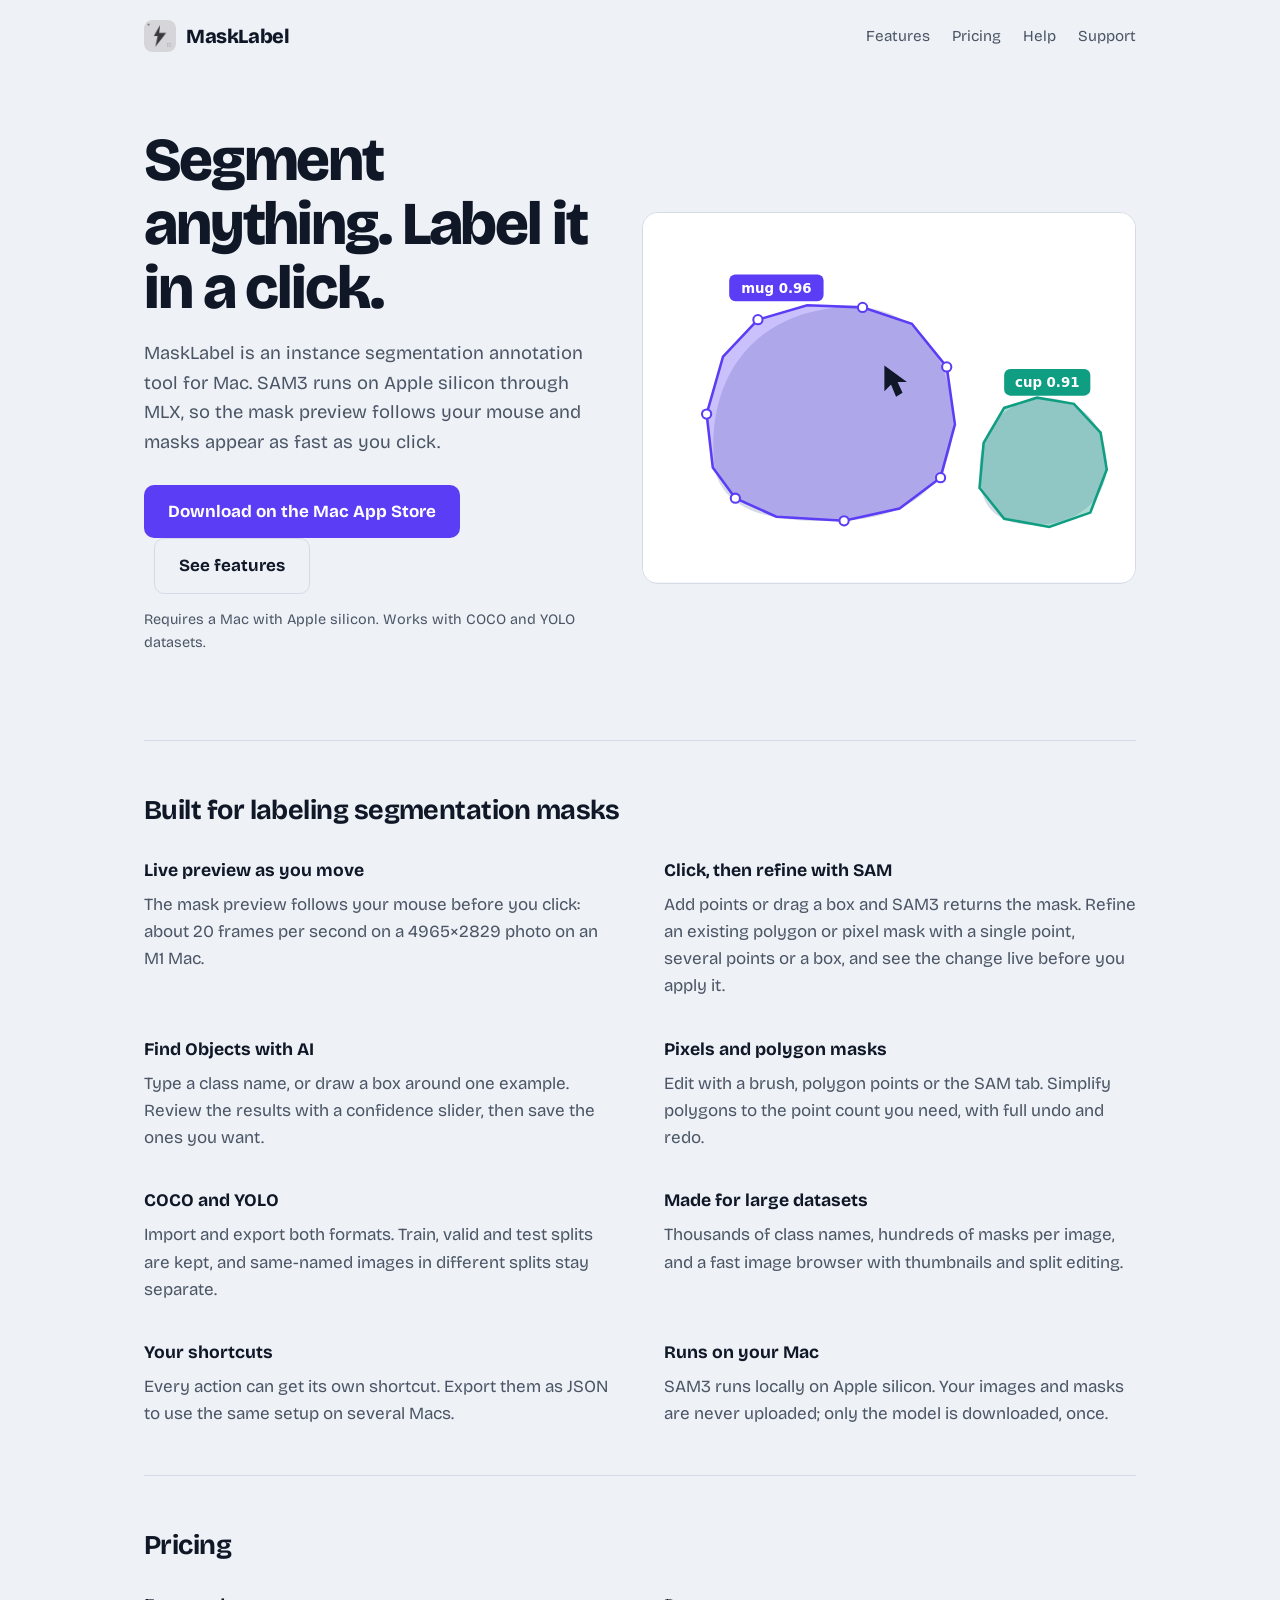
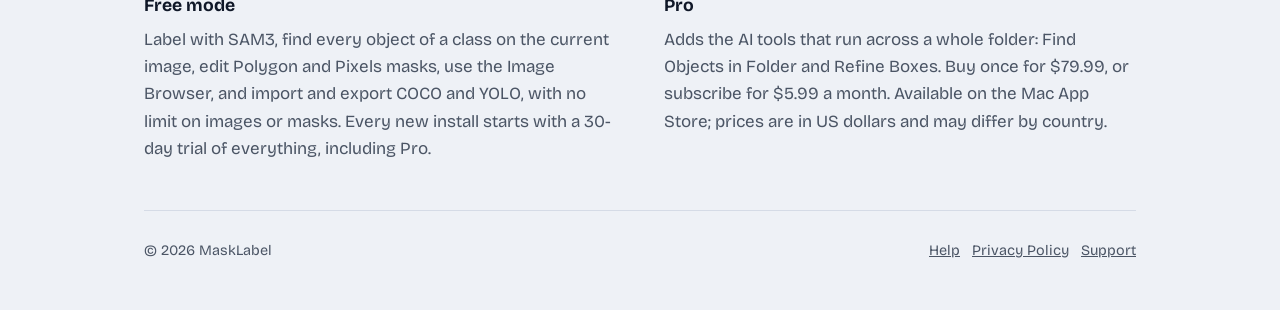
<file: index.html>
<!doctype html>
<html lang="en"><head><meta charset="utf-8"><meta name="viewport" content="width=device-width,initial-scale=1"><link rel="preconnect" href="https://fonts.googleapis.com"><link rel="preconnect" href="https://fonts.gstatic.com" crossorigin><link href="https://fonts.googleapis.com/css2?family=Bricolage+Grotesque:wght@400;600;800&display=swap" rel="stylesheet"><link rel="icon" href="/favicon.ico" sizes="48x48"><link rel="icon" type="image/png" sizes="32x32" href="/favicon-32x32.png"><link rel="icon" type="image/png" sizes="16x16" href="/favicon-16x16.png"><link rel="apple-touch-icon" href="/apple-touch-icon.png"><meta property="og:title" content="MaskLabel"><meta property="og:description" content="Fast SAM3 instance segmentation annotation for Mac, with live preview and mask refinement. COCO and YOLO import and export."><meta property="og:image" content="https://masklabel.com/og-image.png"><meta property="og:type" content="website"><meta name="twitter:card" content="summary_large_image"><link rel="stylesheet" href="style.css">
<title>MaskLabel – Fast SAM3 instance segmentation annotation for Mac</title>
<meta name="description" content="MaskLabel is a Mac annotation tool for instance segmentation. SAM3 runs on Apple silicon with MLX, with a live mask preview as you move the mouse. Import and export COCO and YOLO.">
</head><body><div class="wrap">
<header class="top"><a class="brand" href="/"><img src="logo.png" width="32" height="32" alt="">MaskLabel</a><nav><a href="/#features">Features</a><a href="/#pricing">Pricing</a><a href="help.html">Help</a><a href="support.html">Support</a></nav></header>
<div class="hero">
<div>
<h1>Segment anything. Label it in a click.</h1>
<p class="lead">MaskLabel is an instance segmentation annotation tool for Mac. SAM3 runs on Apple silicon through MLX, so the mask preview follows your mouse and masks appear as fast as you click.</p>
<a class="btn" href="https://apps.apple.com/app/id6838575259">Download on the Mac App Store</a><a class="btn alt" href="#features">See features</a>
<p class="note">Requires a Mac with Apple silicon. Works with COCO and YOLO datasets.</p>
</div>
<svg class="demo" viewBox="0 0 480 360" role="img" aria-label="Two objects with segmentation masks and class labels">
<rect width="480" height="360" fill="var(--panel)"/>
<path d="M70 250C60 170 100 100 190 92c70-6 110 40 112 110 2 60-40 96-110 98-60 2-112-6-122-50z" fill="var(--line)"/>
<path d="M330 270c-8-40 8-80 50-88 40-8 70 20 72 60 2 38-30 62-70 62-30 0-48-12-52-34z" fill="var(--line)"/>
<polygon points="68,248 62,196 78,140 112,104 160,90 214,92 262,108 296,150 304,206 290,258 250,288 196,300 130,296 90,278" fill="var(--violet)" fill-opacity=".32" stroke="var(--violet)" stroke-width="2.5"/>
<g fill="var(--panel)" stroke="var(--violet)" stroke-width="2"><circle cx="62" cy="196" r="4.5"/><circle cx="112" cy="104" r="4.5"/><circle cx="214" cy="92" r="4.5"/><circle cx="296" cy="150" r="4.5"/><circle cx="290" cy="258" r="4.5"/><circle cx="196" cy="300" r="4.5"/><circle cx="90" cy="278" r="4.5"/></g>
<polygon points="328,268 332,224 352,190 384,180 420,186 446,214 452,250 436,292 396,306 352,298" fill="var(--mint)" fill-opacity=".35" stroke="var(--mint)" stroke-width="2.5"/>
<rect x="84" y="60" width="92" height="26" rx="6" fill="var(--violet)"/><text x="130" y="78" text-anchor="middle" font-size="13" font-weight="700" fill="#fff" font-family="system-ui,sans-serif">mug 0.96</text>
<rect x="352" y="152" width="84" height="26" rx="6" fill="var(--mint)"/><text x="394" y="170" text-anchor="middle" font-size="13" font-weight="700" fill="#fff" font-family="system-ui,sans-serif">cup 0.91</text>
<g stroke="var(--ink)" stroke-width="1.5" fill="none"><path d="M236 150l0 22 6-6 5 12 5-3-5-11 8 0z" fill="var(--ink)"/></g>
</svg>
</div>

<section id="features"><h2>Built for labeling segmentation masks</h2>
<div class="grid">
<div><h3>Live preview as you move</h3><p>The mask preview follows your mouse before you click: about 20 frames per second on a 4965×2829 photo on an M1 Mac.</p></div>
<div><h3>Click, then refine with SAM</h3><p>Add points or drag a box and SAM3 returns the mask. Refine an existing polygon or pixel mask with a single point, several points or a box, and see the change live before you apply it.</p></div>
<div><h3>Find Objects with AI</h3><p>Type a class name, or draw a box around one example. Review the results with a confidence slider, then save the ones you want.</p></div>
<div><h3>Pixels and polygon masks</h3><p>Edit with a brush, polygon points or the SAM tab. Simplify polygons to the point count you need, with full undo and redo.</p></div>
<div><h3>COCO and YOLO</h3><p>Import and export both formats. Train, valid and test splits are kept, and same-named images in different splits stay separate.</p></div>
<div><h3>Made for large datasets</h3><p>Thousands of class names, hundreds of masks per image, and a fast image browser with thumbnails and split editing.</p></div>
<div><h3>Your shortcuts</h3><p>Every action can get its own shortcut. Export them as JSON to use the same setup on several Macs.</p></div>
<div><h3>Runs on your Mac</h3><p>SAM3 runs locally on Apple silicon. Your images and masks are never uploaded; only the model is downloaded, once.</p></div>
</div></section>

<section id="pricing"><h2>Pricing</h2>
<div class="grid">
<div><h3>Free mode</h3><p>Label with SAM3, find every object of a class on the current image, edit Polygon and Pixels masks, use the Image Browser, and import and export COCO and YOLO, with no limit on images or masks. Every new install starts with a 30-day trial of everything, including Pro.</p></div>
<div><h3>Pro</h3><p>Adds the AI tools that run across a whole folder: Find Objects in Folder and Refine Boxes. Buy once for $79.99, or subscribe for $5.99 a month. Available on the Mac App Store; prices are in US dollars and may differ by country.</p></div>
</div></section>
<footer><span>© 2026 MaskLabel</span><span><a href="help.html">Help</a> &nbsp; <a href="privacy.html">Privacy Policy</a> &nbsp; <a href="support.html">Support</a></span></footer>
</div></body></html>
</file>
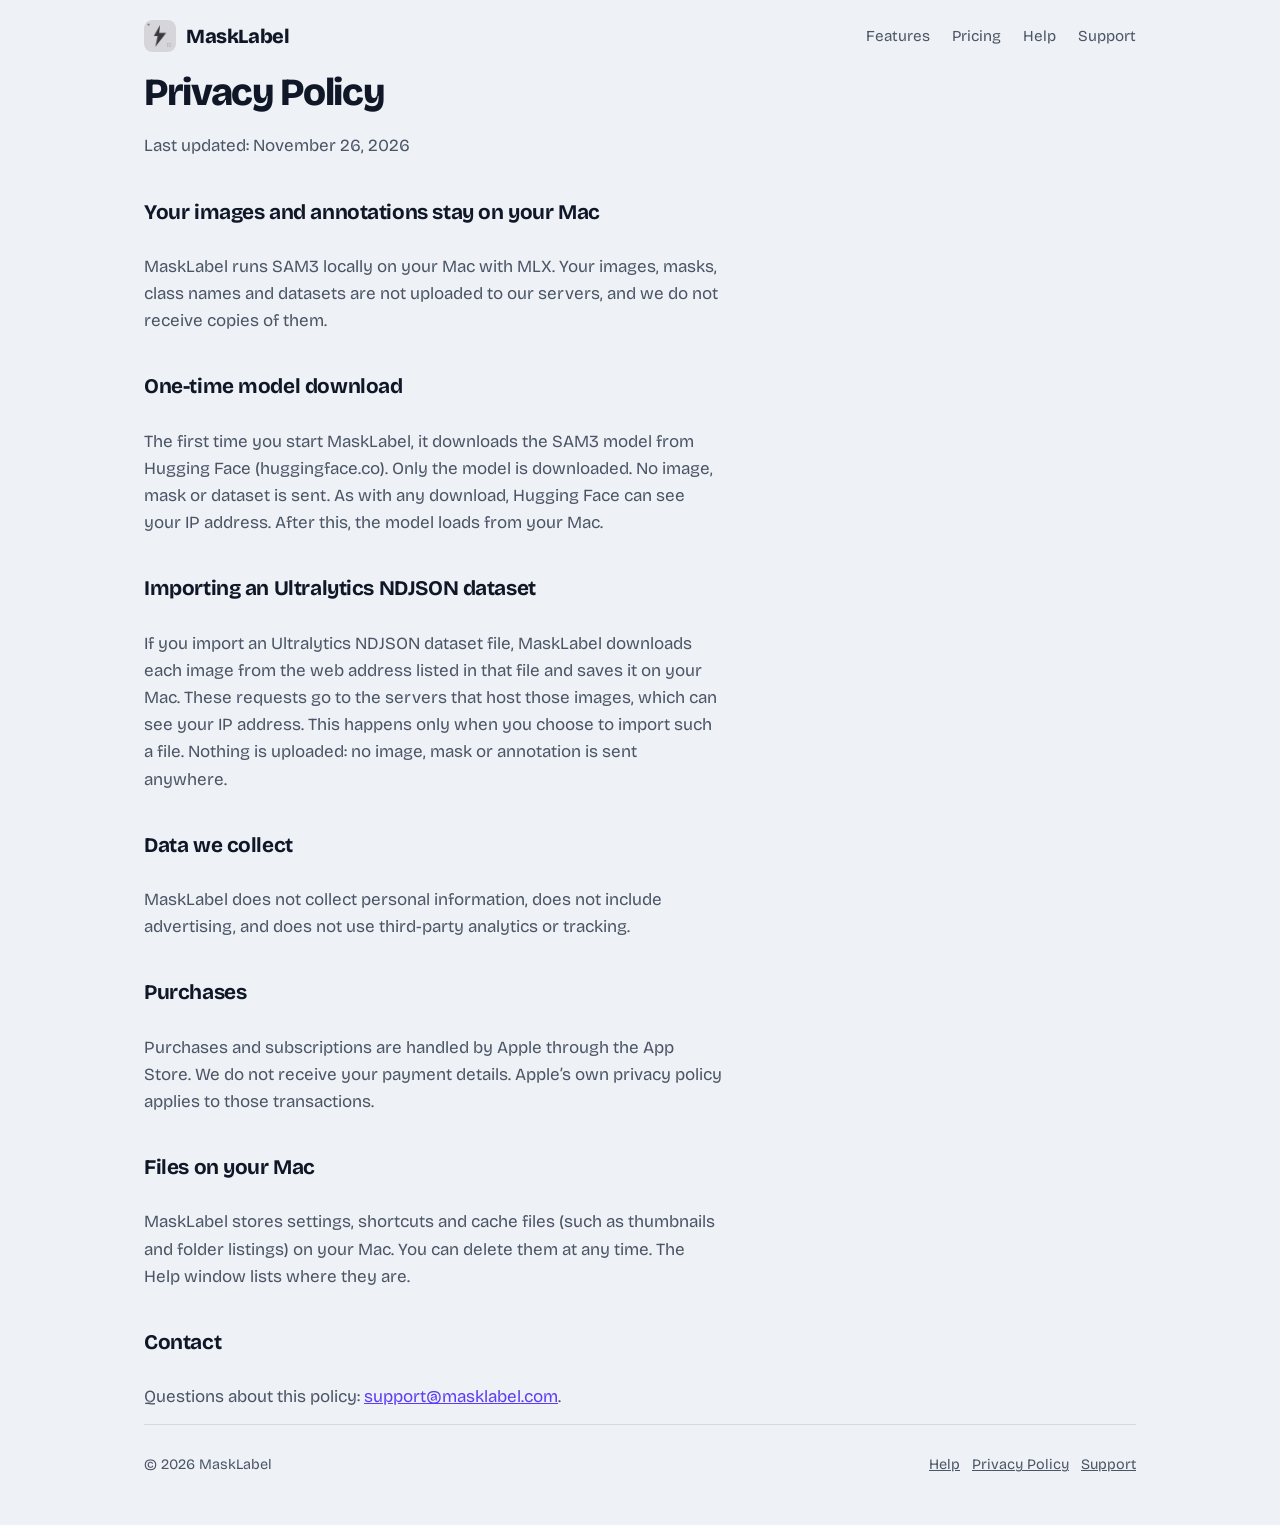
<file: privacy.html>
<!doctype html>
<html lang="en"><head><meta charset="utf-8"><meta name="viewport" content="width=device-width,initial-scale=1"><link rel="preconnect" href="https://fonts.googleapis.com"><link rel="preconnect" href="https://fonts.gstatic.com" crossorigin><link href="https://fonts.googleapis.com/css2?family=Bricolage+Grotesque:wght@400;600;800&display=swap" rel="stylesheet"><link rel="icon" href="/favicon.ico" sizes="48x48"><link rel="icon" type="image/png" sizes="32x32" href="/favicon-32x32.png"><link rel="icon" type="image/png" sizes="16x16" href="/favicon-16x16.png"><link rel="apple-touch-icon" href="/apple-touch-icon.png"><link rel="stylesheet" href="style.css">
<title>Privacy Policy – MaskLabel</title></head><body><div class="wrap">
<header class="top"><a class="brand" href="/"><img src="logo.png" width="32" height="32" alt="">MaskLabel</a><nav><a href="/#features">Features</a><a href="/#pricing">Pricing</a><a href="help.html">Help</a><a href="support.html">Support</a></nav></header>
<main class="prose">
<h1>Privacy Policy</h1>
<p>Last updated: November 26, 2026</p>
<h2>Your images and annotations stay on your Mac</h2>
<p>MaskLabel runs SAM3 locally on your Mac with MLX. Your images, masks, class names and datasets are not uploaded to our servers, and we do not receive copies of them.</p>
<h2>One-time model download</h2>
<p>The first time you start MaskLabel, it downloads the SAM3 model from Hugging Face (huggingface.co). Only the model is downloaded. No image, mask or dataset is sent. As with any download, Hugging Face can see your IP address. After this, the model loads from your Mac.</p>
<h2>Importing an Ultralytics NDJSON dataset</h2>
<p>If you import an Ultralytics NDJSON dataset file, MaskLabel downloads each image from the web address listed in that file and saves it on your Mac. These requests go to the servers that host those images, which can see your IP address. This happens only when you choose to import such a file. Nothing is uploaded: no image, mask or annotation is sent anywhere.</p>
<h2>Data we collect</h2>
<p>MaskLabel does not collect personal information, does not include advertising, and does not use third-party analytics or tracking.</p>
<h2>Purchases</h2>
<p>Purchases and subscriptions are handled by Apple through the App Store. We do not receive your payment details. Apple’s own privacy policy applies to those transactions.</p>
<h2>Files on your Mac</h2>
<p>MaskLabel stores settings, shortcuts and cache files (such as thumbnails and folder listings) on your Mac. You can delete them at any time. The Help window lists where they are.</p>
<h2>Contact</h2>
<p>Questions about this policy: <a href="mailto:support@masklabel.com">support@masklabel.com</a>.</p>
</main>
<footer><span>© 2026 MaskLabel</span><span><a href="help.html">Help</a> &nbsp; <a href="privacy.html">Privacy Policy</a> &nbsp; <a href="support.html">Support</a></span></footer>
</div></body></html>
</file>
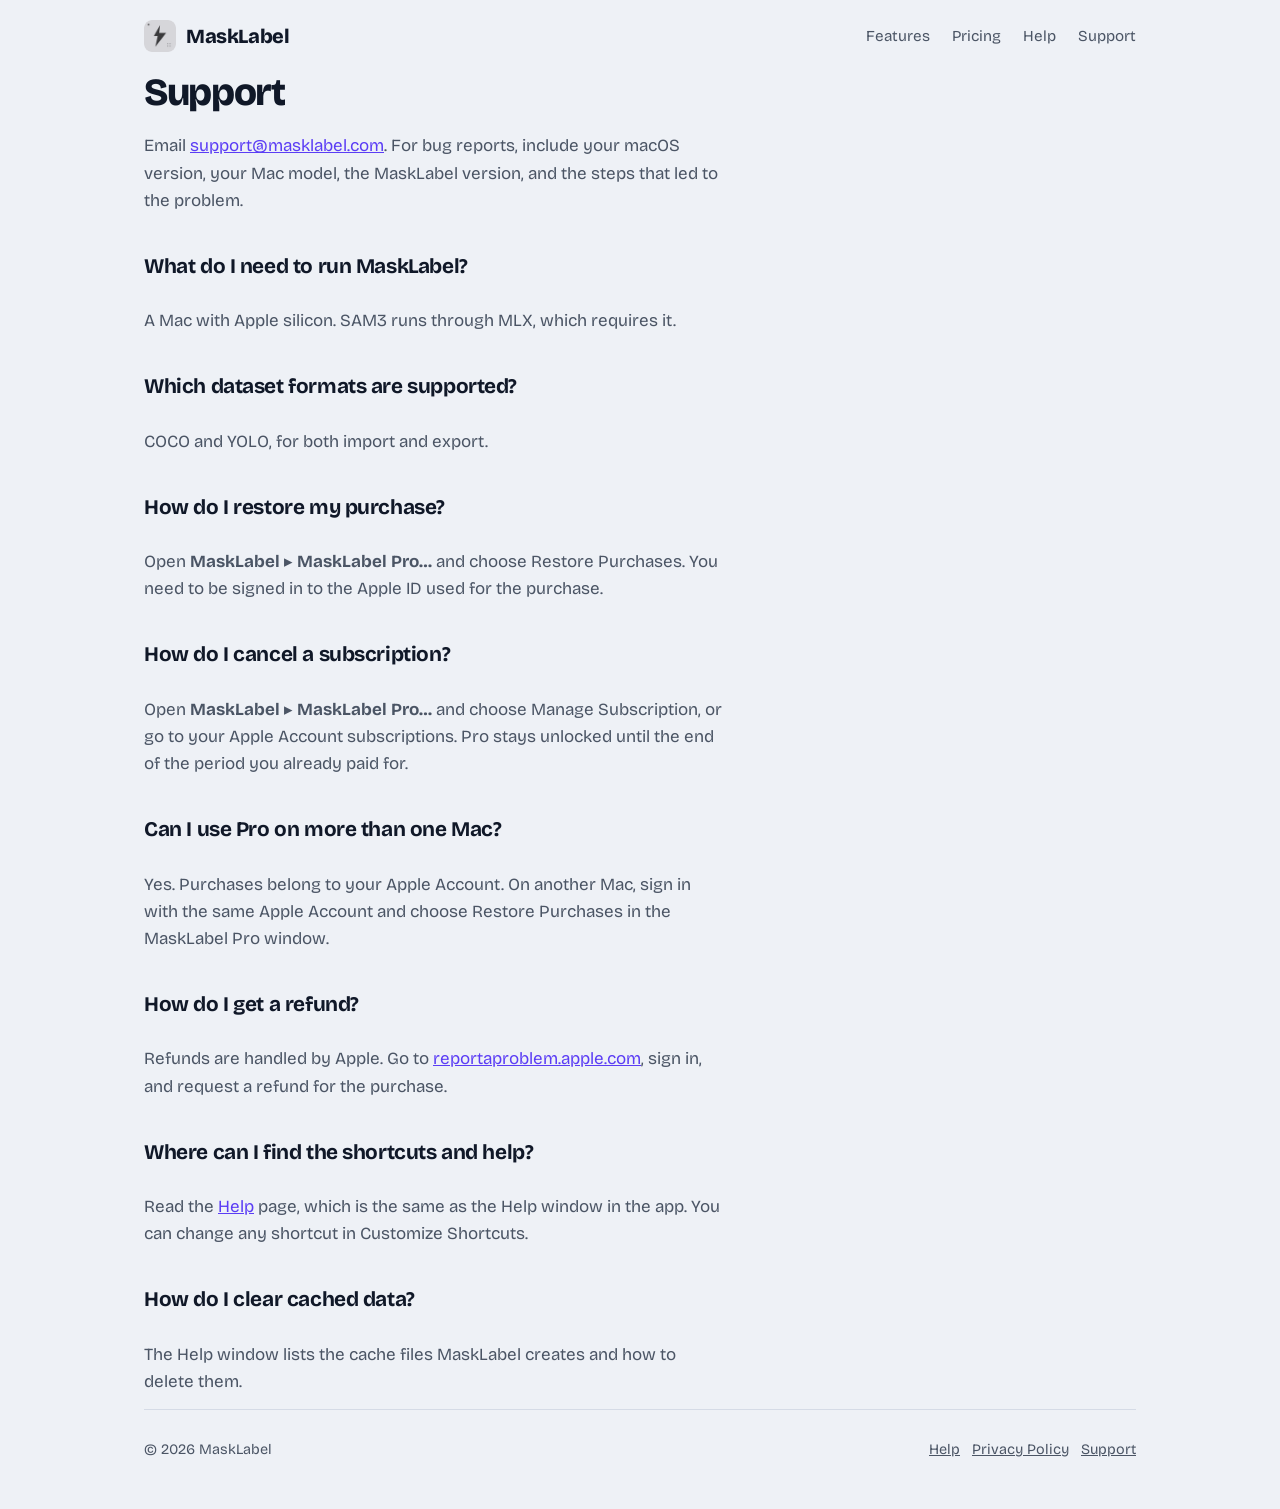
<file: support.html>
<!doctype html>
<html lang="en"><head><meta charset="utf-8"><meta name="viewport" content="width=device-width,initial-scale=1"><link rel="preconnect" href="https://fonts.googleapis.com"><link rel="preconnect" href="https://fonts.gstatic.com" crossorigin><link href="https://fonts.googleapis.com/css2?family=Bricolage+Grotesque:wght@400;600;800&display=swap" rel="stylesheet"><link rel="icon" href="/favicon.ico" sizes="48x48"><link rel="icon" type="image/png" sizes="32x32" href="/favicon-32x32.png"><link rel="icon" type="image/png" sizes="16x16" href="/favicon-16x16.png"><link rel="apple-touch-icon" href="/apple-touch-icon.png"><link rel="stylesheet" href="style.css">
<title>Support – MaskLabel</title></head><body><div class="wrap">
<header class="top"><a class="brand" href="/"><img src="logo.png" width="32" height="32" alt="">MaskLabel</a><nav><a href="/#features">Features</a><a href="/#pricing">Pricing</a><a href="help.html">Help</a><a href="support.html">Support</a></nav></header>
<main class="prose">
<h1>Support</h1>
<p>Email <a href="mailto:support@masklabel.com">support@masklabel.com</a>. For bug reports, include your macOS version, your Mac model, the MaskLabel version, and the steps that led to the problem.</p>
<h2>What do I need to run MaskLabel?</h2>
<p>A Mac with Apple silicon. SAM3 runs through MLX, which requires it.</p>
<h2>Which dataset formats are supported?</h2>
<p>COCO and YOLO, for both import and export.</p>
<h2>How do I restore my purchase?</h2>
<p>Open <strong>MaskLabel ▸ MaskLabel Pro…</strong> and choose Restore Purchases. You need to be signed in to the Apple ID used for the purchase.</p>
<h2>How do I cancel a subscription?</h2>
<p>Open <strong>MaskLabel ▸ MaskLabel Pro…</strong> and choose Manage Subscription, or go to your Apple Account subscriptions. Pro stays unlocked until the end of the period you already paid for.</p>
<h2>Can I use Pro on more than one Mac?</h2>
<p>Yes. Purchases belong to your Apple Account. On another Mac, sign in with the same Apple Account and choose Restore Purchases in the MaskLabel Pro window.</p>
<h2>How do I get a refund?</h2>
<p>Refunds are handled by Apple. Go to <a href="https://reportaproblem.apple.com">reportaproblem.apple.com</a>, sign in, and request a refund for the purchase.</p>
<h2>Where can I find the shortcuts and help?</h2>
<p>Read the <a href="help.html">Help</a> page, which is the same as the Help window in the app. You can change any shortcut in Customize Shortcuts.</p>
<h2>How do I clear cached data?</h2>
<p>The Help window lists the cache files MaskLabel creates and how to delete them.</p>
</main>
<footer><span>© 2026 MaskLabel</span><span><a href="help.html">Help</a> &nbsp; <a href="privacy.html">Privacy Policy</a> &nbsp; <a href="support.html">Support</a></span></footer>
</div></body></html>
</file>
<file: style.css>
:root{--bg:#eef1f6;--panel:#fff;--ink:#101828;--muted:#4b5565;--line:#d5dbe6;--violet:#5b3df5;--mint:#0f9e82;--btn-text:#fff}
@media (prefers-color-scheme:dark){:root{--bg:#0e1320;--panel:#171e2e;--ink:#eef1f8;--muted:#a3adc2;--line:#2a3348;--violet:#8f7bff;--mint:#2fd1b0;--btn-text:#0e1320}}
*{box-sizing:border-box}
html{scroll-behavior:smooth}
body{margin:0;background:var(--bg);color:var(--ink);font:17px/1.6 "Bricolage Grotesque",system-ui,-apple-system,"Hiragino Sans",sans-serif}
a{color:var(--violet)}
a:focus-visible,.btn:focus-visible{outline:3px solid var(--violet);outline-offset:3px}
.wrap{max-width:1040px;margin:0 auto;padding:0 24px}
header.top{display:flex;justify-content:space-between;align-items:center;padding:20px 0}
.brand{font-weight:800;font-size:1.25rem;color:var(--ink);text-decoration:none;letter-spacing:-.02em;display:inline-flex;align-items:center;gap:10px}
.brand img{border-radius:8px}
nav a{margin-left:22px;color:var(--muted);text-decoration:none;font-size:.95rem}
nav a:hover{color:var(--ink)}
.hero{display:grid;grid-template-columns:1fr 1.1fr;gap:48px;align-items:center;padding:56px 0 72px}
h1{font-size:clamp(2.4rem,5.2vw,3.8rem);line-height:1.05;letter-spacing:-.035em;margin:0 0 20px;font-weight:800}
.lead{font-size:1.15rem;color:var(--muted);max-width:34em;margin:0 0 28px}
.btn{display:inline-block;background:var(--violet);color:var(--btn-text);padding:13px 24px;border-radius:10px;font-weight:700;text-decoration:none}
.btn.alt{background:transparent;color:var(--ink);border:1px solid var(--line);margin-left:10px}
.note{font-size:.9rem;color:var(--muted);margin-top:14px}
.demo{width:100%;height:auto;border-radius:16px;border:1px solid var(--line)}
section{padding:48px 0;border-top:1px solid var(--line)}
h2{font-size:1.7rem;letter-spacing:-.02em;margin:0 0 24px}
.grid{display:grid;grid-template-columns:repeat(2,1fr);gap:36px 48px}
h3{margin:0 0 6px;font-size:1.1rem}
.grid p,.prose p,.prose li{margin:0;color:var(--muted);max-width:34em}
.prose{max-width:42em}.prose h2{margin-top:36px;font-size:1.3rem}.prose p,.prose ul{margin:0 0 14px}.prose li{margin-bottom:6px}
.prose h1{font-size:2.4rem}
footer{border-top:1px solid var(--line);padding:28px 0 48px;color:var(--muted);font-size:.9rem;display:flex;gap:20px;flex-wrap:wrap;justify-content:space-between}
footer a{color:var(--muted)}
@media (max-width:760px){.hero{grid-template-columns:1fr;padding-top:24px}.grid{grid-template-columns:1fr}nav a{margin-left:14px}}
</file>
